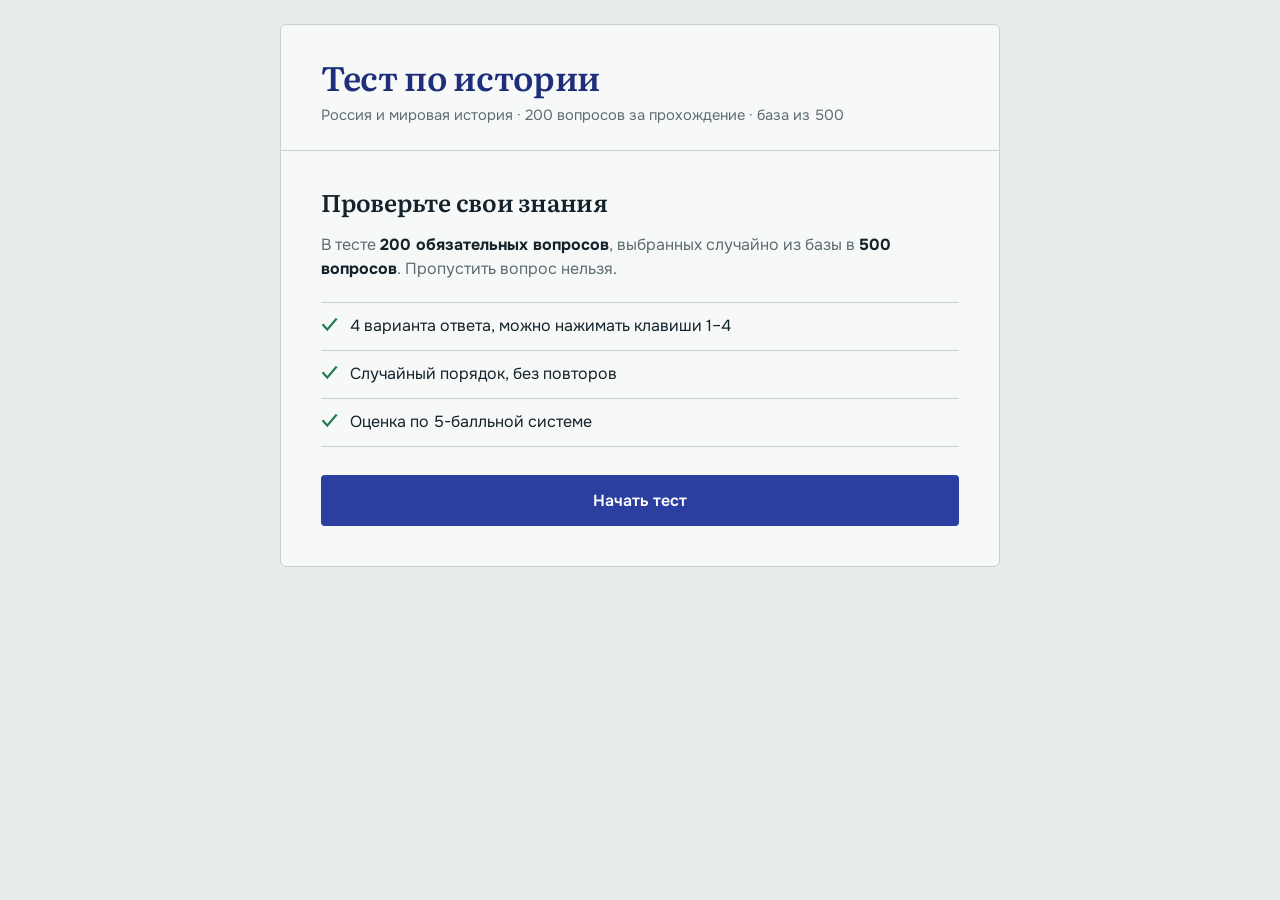
<file: index.html>
<!DOCTYPE html>
<html lang="ru">
<head>
<meta charset="UTF-8">
<meta name="viewport" content="width=device-width, initial-scale=1, viewport-fit=cover">
<title>Тест по истории</title>
<link rel="stylesheet" href="https://fonts.googleapis.com/css2?family=Literata:wght@500;600&family=Onest:wght@400;600&display=swap">
<link rel="stylesheet" href="style.css">
</head>
<body>
<div class="container">
<header>
<h1>Тест по истории</h1>
<p class="subtitle">Россия и мировая история · 200 вопросов за прохождение · база из 500</p>
</header>
<div id="start-screen" class="screen active"><div class="start-content">
<h2>Проверьте свои знания</h2>
<p>В тесте <strong>200 обязательных вопросов</strong>, выбранных случайно из базы в <strong>500 вопросов</strong>. Пропустить вопрос нельзя.</p>
<ul class="info-list"><li>4 варианта ответа, можно нажимать клавиши 1–4</li><li>Случайный порядок, без повторов</li><li>Оценка по 5-балльной системе</li></ul>
<button id="start-btn" class="btn primary">Начать тест</button>
</div></div>
<div id="quiz-screen" class="screen">
<div id="ruler" class="ruler" aria-hidden="true"></div>
<div class="quiz-header"><span id="question-counter">Вопрос 1 из 200</span><span id="score-live">Верно: 0</span></div>
<h2 id="question-text"></h2>
<div id="answers-container" class="answers"></div>
<button id="next-btn" class="btn primary" disabled>Дальше</button>
</div>
<div id="result-screen" class="screen"><div class="result-content">
<div id="grade-circle" class="grade-circle"><span id="grade-number">5</span></div>
<h2 id="result-title"></h2><p id="result-text"></p>
<div class="stats">
<div class="stat"><span class="stat-value" id="correct-count">0</span><span class="stat-label">Верно</span></div>
<div class="stat"><span class="stat-value" id="wrong-count">0</span><span class="stat-label">Ошибок</span></div>
<div class="stat"><span class="stat-value" id="percent">0%</span><span class="stat-label">Результат</span></div>
</div>
<div id="comment" class="comment"></div>
<button id="restart-btn" class="btn primary">Пройти снова</button>
</div></div>
</div>
<script src="questions.js"></script>
<script src="script.js"></script>
</body>
</html>
</file>
<file: style.css>
:root{--bg:#e8edec;--paper:#f7f9f8;--ink:#14232b;--mute:#5d6d73;--line:#c6d0cf;--blue:#2b3fa0;--blue-d:#1e2e7a;--ok:#1f7a4d;--ok-bg:#dcf1e5;--bad:#b3362b;--bad-bg:#f8e0dd;--tick:#c4cdcc}
@media(prefers-color-scheme:dark){:root:not([data-theme="light"]){--bg:#0f1a20;--paper:#172730;--ink:#e7eeee;--mute:#8fa2a8;--line:#2b3f49;--blue:#8a9cff;--blue-d:#aab6ff;--ok:#6fd5a0;--ok-bg:#1a3a2b;--bad:#ff8f84;--bad-bg:#3d1f1c;--tick:#2f434d}}
:root[data-theme="dark"]{--bg:#0f1a20;--paper:#172730;--ink:#e7eeee;--mute:#8fa2a8;--line:#2b3f49;--blue:#8a9cff;--blue-d:#aab6ff;--ok:#6fd5a0;--ok-bg:#1a3a2b;--bad:#ff8f84;--bad-bg:#3d1f1c;--tick:#2f434d}
*{margin:0;padding:0;box-sizing:border-box}
:root{padding-top:env(safe-area-inset-top,0px);padding-bottom:env(safe-area-inset-bottom,0px)}
html{scroll-padding-top:env(safe-area-inset-top,0px)}
body{min-height:100vh;background:var(--bg);color:var(--ink);font:400 1rem/1.55 'Onest','Segoe UI',system-ui,sans-serif;display:flex;justify-content:center;padding:24px 16px}
.container{width:100%;max-width:720px;align-self:flex-start;background:var(--paper);border:1px solid var(--line);border-radius:6px}
header{padding:32px 40px 24px;border-bottom:1px solid var(--line)}
h1,h2{font-family:'Literata',Georgia,'Times New Roman',serif;font-weight:600;letter-spacing:-.01em}
header h1{font-size:2.1rem;line-height:1.15;color:var(--blue-d)}
.subtitle{color:var(--mute);font-size:.92rem;margin-top:8px}
.screen{display:none;padding:32px 40px 40px}
.screen.active{display:block}
.start-content h2{font-size:1.5rem;margin-bottom:12px}
.start-content p{max-width:60ch;margin-bottom:20px;color:var(--mute)}
.start-content strong{color:var(--ink)}
.info-list{list-style:none;margin-bottom:28px;border-top:1px solid var(--line)}
.info-list li{padding:11px 0;border-bottom:1px solid var(--line)}
.info-list li::before{content:"✓";color:var(--ok);font-weight:700;margin-right:12px}
.btn{width:100%;border:0;border-radius:4px;padding:15px 24px;font:600 1rem 'Onest',system-ui,sans-serif;cursor:pointer;transition:background .2s,transform .1s}
.btn.primary{background:var(--blue);color:#fff}
:root[data-theme="dark"] .btn.primary{color:#0f1a20}
@media(prefers-color-scheme:dark){:root:not([data-theme="light"]) .btn.primary{color:#0f1a20}}
.btn.primary:hover:not(:disabled){background:var(--blue-d)}
.btn:active:not(:disabled){transform:translateY(1px)}
.btn:disabled{opacity:.4;cursor:not-allowed}
:focus-visible{outline:3px solid var(--blue);outline-offset:2px}
.ruler{display:flex;gap:1px;height:26px;align-items:flex-end;margin-bottom:16px}
.ruler i{flex:1;min-width:0;height:40%;background:var(--tick);transition:background .25s,height .25s}
.ruler i:nth-child(10n){height:70%}
.ruler i.ok{background:var(--ok);height:100%}
.ruler i.bad{background:var(--bad);height:100%}
.ruler i.now{background:var(--blue);height:100%}
.quiz-header{display:flex;justify-content:space-between;gap:12px;font-size:.88rem;color:var(--mute);margin-bottom:22px}
#question-text{font-size:1.4rem;line-height:1.4;margin-bottom:24px;max-width:34em}
.answers{display:flex;flex-direction:column;gap:10px;margin-bottom:24px}
.answer{display:flex;gap:14px;align-items:baseline;padding:14px 16px;background:transparent;border:1px solid var(--line);border-radius:4px;cursor:pointer;font:inherit;text-align:left;color:var(--ink);transition:border-color .15s,background .15s}
.answer .key{flex:none;width:1.4em;font-family:'Literata',Georgia,serif;font-weight:600;color:var(--mute)}
.answer:hover:not(.disabled){border-color:var(--blue);background:color-mix(in srgb,var(--blue) 8%,transparent)}
.answer.correct{background:var(--ok-bg);border-color:var(--ok);font-weight:600}
.answer.wrong{background:var(--bad-bg);border-color:var(--bad)}
.answer.disabled{cursor:default}
.result-content{text-align:center}
.grade-circle{width:120px;height:120px;border-radius:50%;margin:0 auto 22px;display:flex;align-items:center;justify-content:center;font:600 3.6rem 'Literata',Georgia,serif;border:4px solid currentColor}
.grade-5{color:var(--ok)}.grade-4{color:var(--blue)}.grade-3{color:#b7791f}.grade-2{color:var(--bad)}
#result-title{font-size:1.6rem;margin-bottom:8px}
#result-text{color:var(--mute);margin-bottom:24px}
.stats{display:flex;border:1px solid var(--line);border-radius:4px;margin-bottom:22px}
.stat{flex:1;padding:16px 8px;display:flex;flex-direction:column}
.stat+.stat{border-left:1px solid var(--line)}
.stat-value{font:600 1.8rem 'Literata',Georgia,serif;color:var(--blue-d)}
.stat-label{font-size:.82rem;color:var(--mute)}
.comment{text-align:left;padding:16px 20px;border-left:4px solid var(--blue);background:color-mix(in srgb,var(--blue) 7%,transparent);margin-bottom:26px;max-width:60ch;margin-inline:auto}
@media(max-width:560px){header{padding:24px 20px 18px}header h1{font-size:1.6rem}.screen{padding:22px 20px 30px}#question-text{font-size:1.18rem}.ruler{height:20px}}
@media(prefers-reduced-motion:reduce){*{transition:none!important}}
</file>
